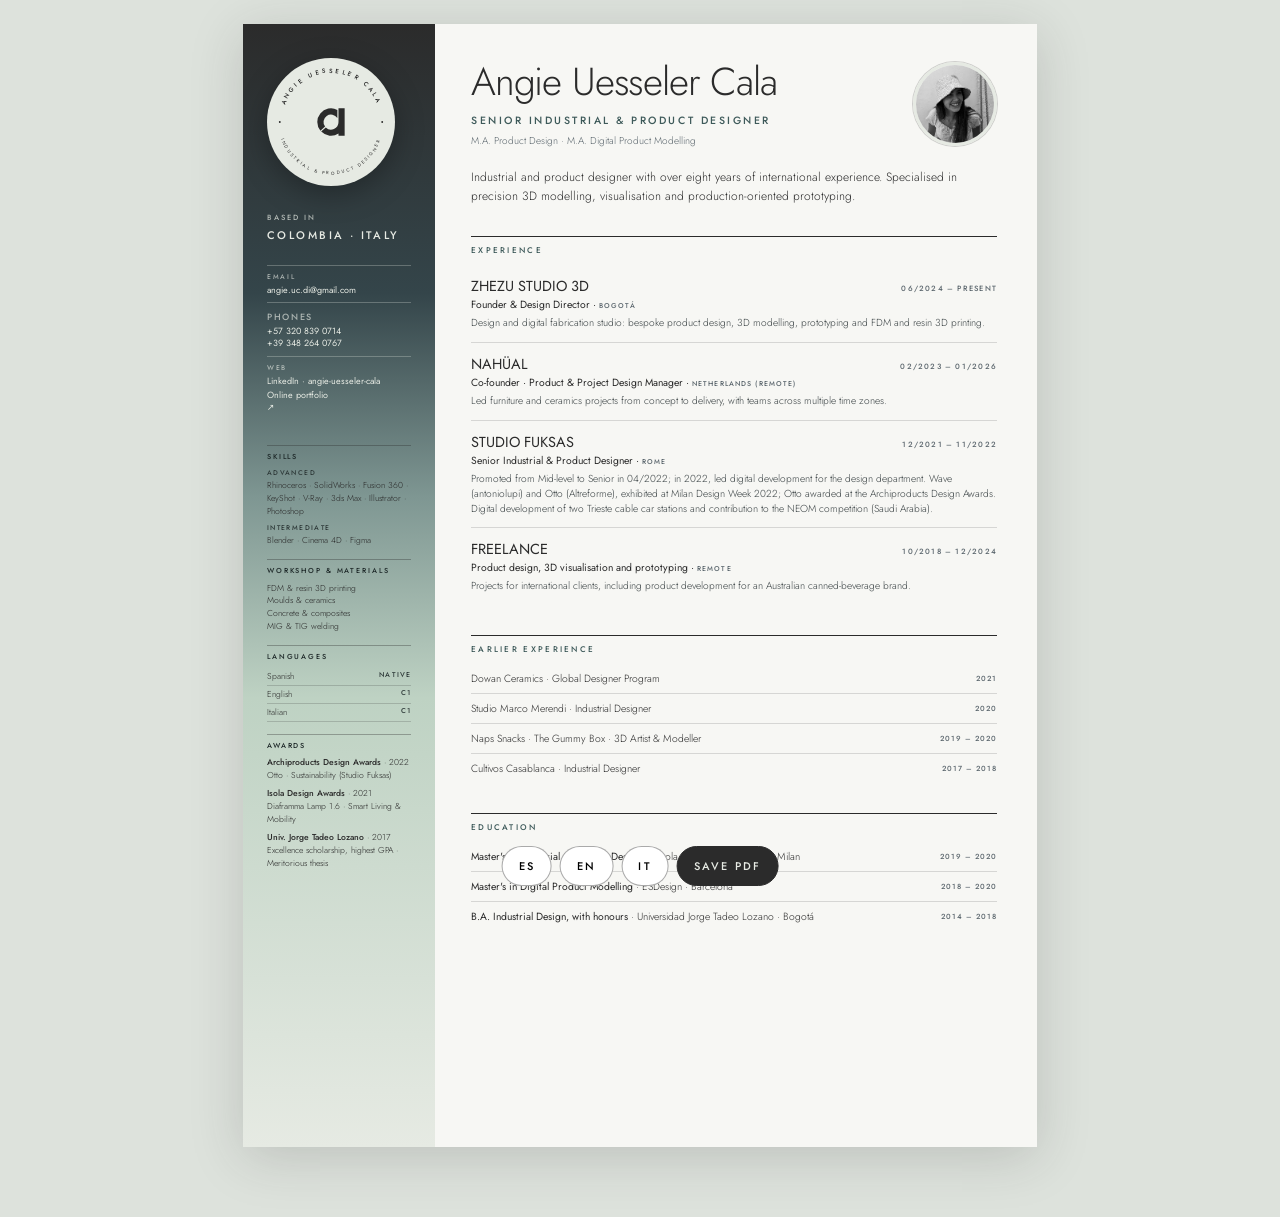
<file: cv.html>
<!doctype html><html lang="es"><head><meta charset="utf-8"><meta name="viewport" content="width=device-width,initial-scale=1"><title>CV · Angie Uesseler Cala</title><meta name="robots" content="noindex,nofollow"><link rel="icon" href="favicon.svg">
<link href="https://fonts.googleapis.com/css2?family=Jost:wght@300;400;500&display=swap" rel="stylesheet"><style>
*{box-sizing:border-box;margin:0;padding:0}
:root{--ch:#2B2B2B;--cel:#E6EAE3;--lab:#3E5A5A;--muted:#5C676E;--hair:rgba(43,43,43,.16);--g:linear-gradient(180deg,#2B2B2B 0%,#34454A 24%,#7E9692 42%,#BED2C3 60%,#E6EAE3 100%)}
@page{size:A4;margin:0}
html{background:#DDE2DC}body{font-family:'Jost','Inter',system-ui,sans-serif;color:var(--ch);-webkit-font-smoothing:antialiased;-webkit-print-color-adjust:exact;print-color-adjust:exact}
html:not([lang=en]) .en{display:none}html[lang=en] .es{display:none}html:not([lang=it]) .it{display:none}html[lang=it] .es,html[lang=it] .en{display:none}
.tools{position:fixed;left:50%;transform:translateX(-50%);bottom:14px;z-index:9;display:flex;gap:8px}.tools button{font:500 11px 'Jost','Inter';letter-spacing:.2em;text-transform:uppercase;padding:11px 16px;border-radius:99px;border:1px solid rgba(43,43,43,.4);background:#fff;cursor:pointer}.tools .p{background:var(--ch);color:var(--cel);border-color:var(--ch)}
.pg{position:relative;width:794px;height:1123px;margin:24px auto 70px;background:#F7F7F4;overflow:hidden;box-shadow:0 10px 50px rgba(43,43,43,.18);display:grid;grid-template-columns:192px 1fr}
@media print{html{background:none}.pg{margin:0;box-shadow:none}.tools{display:none}}
.sb{background:var(--g);color:var(--cel);padding:34px 24px 34px;display:flex;flex-direction:column;position:relative}
.sb .seal{width:128px;height:128px;filter:drop-shadow(0 8px 14px rgba(0,0,0,.28))}
.sb .loc{margin-top:26px;font-size:7.5px;font-weight:500;letter-spacing:.26em;text-transform:uppercase;color:rgba(230,234,227,.7)}.sb .loc b{display:block;margin-top:4px;font-size:11px;font-weight:500;letter-spacing:.22em;color:var(--cel)}
.sb .ct{margin-top:auto;color:var(--ch)}.ct div{padding:7px 0;border-top:1px solid rgba(43,43,43,.3)}.ct small{display:block;font-size:6.8px;font-weight:500;letter-spacing:.24em;text-transform:uppercase;color:#2F3B3A}.ct>div>span{display:block;margin-top:2px;font-size:9.6px;word-break:break-word}
.mn{padding:38px 40px 0 36px}
h1{font-size:39px;white-space:nowrap;font-weight:300;letter-spacing:-.03em;line-height:1}
.rl{margin-top:12px;font-size:10.5px;font-weight:500;letter-spacing:.24em;text-transform:uppercase;color:var(--lab)}
.dg{margin-top:5px;font-size:10px;font-weight:300;color:var(--muted)}
.sec{margin-top:30px}.sec h2{font-size:8.2px;font-weight:500;letter-spacing:.28em;text-transform:uppercase;color:var(--lab);border-top:1px solid var(--ch);padding-top:7px;margin-bottom:9px}
.lead{font-size:10.6px;font-weight:300;line-height:1.6}
.er{padding:10px 0 11px;border-bottom:1px solid var(--hair)}.er:last-child{border-bottom:0}.er .l{display:flex;justify-content:space-between;align-items:baseline}.er h3{font-size:14.5px;font-weight:400}.er .y{font-size:7.6px;font-weight:500;letter-spacing:.16em;text-transform:uppercase;color:var(--muted)}
.er .r2{font-size:10.4px;margin-top:1px}.er .r2 i{font-style:normal;font-size:7px;font-weight:500;letter-spacing:.16em;text-transform:uppercase;color:var(--muted)}.er p{margin-top:4px;font-size:10.2px;font-weight:300;line-height:1.45;color:#3A4244}
.two{display:grid;grid-template-columns:1fr 1fr;gap:0 26px}
.ed{display:grid;grid-template-columns:54px 1fr;padding:4px 0 5px;border-bottom:1px solid var(--hair)}.ed:last-child{border-bottom:0}.ed .y{font-size:7px;font-weight:500;letter-spacing:.1em;color:var(--muted);padding-top:2px}.ed h4{font-size:9.6px;font-weight:400;line-height:1.3}.ed p{font-size:8px;font-weight:300;color:#3A4244;line-height:1.4;margin-top:1px}
.tp{font-size:9.2px;font-weight:300;line-height:1.55}.tg{font-size:6.8px;font-weight:500;letter-spacing:.2em;text-transform:uppercase;color:var(--muted);margin:5px 0 1px}.tg:first-child{margin-top:0}
.lg{display:flex;justify-content:space-between;font-size:9.6px;padding:3px 0;border-bottom:1px solid var(--hair)}.lg span:last-child{font-size:7px;font-weight:500;letter-spacing:.16em;text-transform:uppercase;color:var(--muted)}

.hd{display:flex;justify-content:space-between;align-items:flex-start;gap:14px}.ph{width:84px;height:84px;border-radius:50%;object-fit:cover;object-position:center 20%;flex:none;border:3px solid #E6EAE3;box-shadow:0 0 0 1px rgba(43,43,43,.2)}
.lead{margin-top:20px;font-size:12px;font-weight:300;line-height:1.6}
.sk{margin-top:22px;font-size:8.6px;font-weight:300;line-height:1.5;color:var(--ch)}.sk h5{font-size:7.2px;font-weight:500;letter-spacing:.26em;text-transform:uppercase;margin:12px 0 5px;padding-top:6px;border-top:1px solid rgba(43,43,43,.35);color:#1F2A2A}.sk h5:first-child{margin-top:0}.sk p{margin-bottom:5px}.sk b{font-weight:500}.sk .tg{color:#2F3B3A;margin:4px 0 1px}.sk .lg{font-size:8.6px;padding:2px 0;border-bottom:1px solid rgba(43,43,43,.2)}.sk .lg span:last-child{color:#2F3B3A}
.pv{display:flex;justify-content:space-between;gap:12px;font-size:10.4px;font-weight:300;padding:7px 0;border-bottom:1px solid var(--hair)}.pv:last-child{border:0}.pv b{font-weight:400}.pv i{font-style:normal;font-size:7.4px;font-weight:500;letter-spacing:.14em;color:var(--muted);white-space:nowrap;padding-top:2px}
.ct2{margin-top:22px;color:var(--cel)}.ct2 div{padding:6px 0;border-top:1px solid rgba(230,234,227,.28)}.ct2 small{display:block;font-size:6.8px;font-weight:500;letter-spacing:.24em;text-transform:uppercase;color:rgba(230,234,227,.65)}.ct2 span{display:block;margin-top:2px;font-size:9px;line-height:1.35}.sk{margin-top:26px!important}
</style></head><body><svg width="0" height="0" style="position:absolute" aria-hidden="true"><defs><symbol id="seal" viewBox="0 0 270 270"><path id="sat" d="M31 135A104 104 0 0 1 239 135" fill="none"/><path id="sab" d="M24 135A111 111 0 0 0 246 135" fill="none"/><circle cx="135" cy="135" r="135" fill="#E6EAE3"/><circle cx="27" cy="135" r="2" fill="#2B2B2B"/><circle cx="243" cy="135" r="2" fill="#2B2B2B"/><text font-family="Jost,sans-serif" font-size="13" font-weight="500" letter-spacing="5.6" fill="#2B2B2B"><textPath href="#sat" startOffset="50%" text-anchor="middle">ANGIE UESSELER CALA</textPath></text><text font-family="Jost,sans-serif" font-size="9.5" font-weight="400" letter-spacing="4.6" fill="#2B2B2B"><textPath href="#sab" startOffset="50%" text-anchor="middle">INDUSTRIAL &amp; PRODUCT DESIGNER</textPath></text><g transform="translate(135 135) scale(.1364) translate(-540 -539.5)" fill="#2B2B2B"><path d="M376.6 675.1A212 212 0 0 1 638 352L638 477.9A116 116 0 1 0 448.2 610.9Z"/><path d="M656 327H751V752H656V717.4A212 212 0 0 1 388.3 688.1L459.4 623.4A116 116 0 0 0 656 540Z"/></g></symbol></defs></svg>


<div class="tools"><button data-l="es">ES</button><button data-l="en">EN</button><button data-l="it">IT</button><button class="p" id="pr"><span class="es">Guardar PDF</span><span class="en">Save PDF</span><span class="it">Salva PDF</span></button></div>
<section class="pg"><aside class="sb"><svg class="seal" role="img" aria-label="Angie Uesseler Cala"><use href="#seal"/></svg>
<div class="loc"><span class="es">Radicada en</span><span class="en">Based in</span><span class="it">Con base in</span><b>Colombia · <span class="es">Italia</span><span class="en">Italy</span><span class="it">Italia</span></b></div>
<div class="ct2"><div><small>Email</small><span>angie.uc.di@gmail.com</span></div><div><small><span class="es">Teléfonos</span><span class="en">Phones</span><span class="it">Telefoni</span></small><span>+57 320 839 0714<br>+39 348 264 0767</span></div><div><small>Web</small><span>LinkedIn · angie-uesseler-cala<br><span class="es">Portafolio en línea</span><span class="en">Online portfolio</span><span class="it">Portfolio online</span> ↗</span></div></div><div class="sk"><h5><span class="es">Habilidades</span><span class="en">Skills</span><span class="it">Competenze</span></h5><div class="tg"><span class="es">Avanzado</span><span class="en">Advanced</span><span class="it">Avanzato</span></div><p>Rhinoceros · SolidWorks · Fusion 360 · KeyShot · V-Ray · 3ds Max · Illustrator · Photoshop</p><div class="tg"><span class="es">Intermedio</span><span class="en">Intermediate</span><span class="it">Intermedio</span></div><p>Blender · Cinema 4D · Figma</p>
<h5><span class="es">Taller y materiales</span><span class="en">Workshop &amp; materials</span><span class="it">Laboratorio e materiali</span></h5><p><span class="es">Impresión 3D FDM y resina<br>Moldes y cerámica<br>Concreto y composites<br>Soldadura MIG y TIG</span><span class="en">FDM &amp; resin 3D printing<br>Moulds &amp; ceramics<br>Concrete &amp; composites<br>MIG &amp; TIG welding</span><span class="it">Stampa 3D FDM e a resina<br>Stampi e ceramica<br>Calcestruzzo e compositi<br>Saldatura MIG e TIG</span></p>
<h5><span class="es">Idiomas</span><span class="en">Languages</span><span class="it">Lingue</span></h5><div class="lg"><span><span class="es">Español</span><span class="en">Spanish</span><span class="it">Spagnolo</span></span><span><span class="es">Nativo</span><span class="en">Native</span><span class="it">Madrelingua</span></span></div><div class="lg"><span><span class="es">Inglés</span><span class="en">English</span><span class="it">Inglese</span></span><span>C1</span></div><div class="lg"><span><span class="es">Italiano</span><span class="en">Italian</span><span class="it">Italiano</span></span><span>C1</span></div>
<h5><span class="es">Reconocimientos</span><span class="en">Awards</span><span class="it">Riconoscimenti</span></h5><p><b>Archiproducts Design Awards</b> · 2022<br>Otto · <span class="es">Sostenibilidad (Studio Fuksas)</span><span class="en">Sustainability (Studio Fuksas)</span><span class="it">Sostenibilità (Studio Fuksas)</span></p><p><b>Isola Design Awards</b> · 2021<br>Diaframma Lamp 1.6 · Smart Living &amp; Mobility</p><p><b>Univ. Jorge Tadeo Lozano</b> · 2017<br><span class="es">Beca de excelencia al mejor promedio · Tesis meritoria</span><span class="en">Excellence scholarship, highest GPA · Meritorious thesis</span><span class="it">Borsa di eccellenza per la media migliore · Tesi meritoria</span></p></div>
</aside>
<main class="mn"><div class="hd"><div><h1>Angie Uesseler Cala</h1><div class="rl"><span class="es">Diseñadora industrial y de producto senior</span><span class="en">Senior Industrial &amp; Product Designer</span><span class="it">Designer industriale e di prodotto senior</span></div><div class="dg"><span class="es">M.A. Diseño de Producto · M.A. Modelado de Producto Digital</span><span class="en">M.A. Product Design · M.A. Digital Product Modelling</span><span class="it">M.A. Design di Prodotto · M.A. Modellazione Digitale di Prodotto</span></div></div><img class="ph" src="[data-uri]" alt=""></div>
<p class="lead"><span class="es">Diseñadora industrial y de producto con más de ocho años de experiencia internacional. Especializada en modelado 3D de precisión, visualización y prototipado orientado a fabricación.</span><span class="en">Industrial and product designer with over eight years of international experience. Specialised in precision 3D modelling, visualisation and production-oriented prototyping.</span><span class="it">Designer industriale e di prodotto con oltre otto anni di esperienza internazionale. Specializzata in modellazione 3D di precisione, visualizzazione e prototipazione orientata alla produzione.</span></p>
<div class="sec"><h2><span class="es">Experiencia</span><span class="en">Experience</span><span class="it">Esperienza</span></h2><div class="er"><div class="l"><h3>ZHEZU STUDIO 3D</h3><span class="y"><span class="es">06/2024 – HOY</span><span class="en">06/2024 – PRESENT</span><span class="it">06/2024 – OGGI</span></span></div><div class="r2"><span class="es">Fundadora y Directora de Diseño</span><span class="en">Founder &amp; Design Director</span><span class="it">Fondatrice e Direttrice del Design</span> · <i>Bogotá</i></div><p><span class="es">Estudio de diseño y fabricación digital: diseño de producto a medida, modelado 3D, prototipado e impresión 3D en FDM y resina.</span><span class="en">Design and digital fabrication studio: bespoke product design, 3D modelling, prototyping and FDM and resin 3D printing.</span><span class="it">Studio di design e fabbricazione digitale: progettazione di prodotti su misura, modellazione 3D, prototipazione e stampa 3D FDM e a resina.</span></p></div><div class="er"><div class="l"><h3>NAHÜAL</h3><span class="y"><span class="es">02/2023 – 01/2026</span><span class="en">02/2023 – 01/2026</span><span class="it">02/2023 – 01/2026</span></span></div><div class="r2"><span class="es">Cofundadora · Product &amp; Project Design Manager</span><span class="en">Co-founder · Product &amp; Project Design Manager</span><span class="it">Co-fondatrice · Product &amp; Project Design Manager</span> · <i><span class="es">Países Bajos (remoto)</span><span class="en">Netherlands (remote)</span><span class="it">Paesi Bassi (da remoto)</span></i></div><p><span class="es">Dirección de proyectos de mobiliario y cerámica, del concepto a la entrega, con equipos en distintas zonas horarias.</span><span class="en">Led furniture and ceramics projects from concept to delivery, with teams across multiple time zones.</span><span class="it">Direzione di progetti di arredo e ceramica, dal concept alla consegna, con team in diversi fusi orari.</span></p></div><div class="er"><div class="l"><h3>STUDIO FUKSAS</h3><span class="y"><span class="es">12/2021 – 11/2022</span><span class="en">12/2021 – 11/2022</span><span class="it">12/2021 – 11/2022</span></span></div><div class="r2"><span class="es">Senior Industrial &amp; Product Designer</span><span class="en">Senior Industrial &amp; Product Designer</span><span class="it">Senior Industrial &amp; Product Designer</span> · <i><span class="es">Roma</span><span class="en">Rome</span><span class="it">Roma</span></i></div><p><span class="es">Promovida de Mid-level a Senior en 04/2022; en 2022, responsable del desarrollo digital del área de diseño. Wave (antoniolupi) y Otto (Altreforme), presentados en Milan Design Week 2022; Otto, premiado en los Archiproducts Design Awards. Desarrollo digital de dos estaciones del teleférico de Trieste y participación en el concurso NEOM (Arabia Saudita).</span><span class="en">Promoted from Mid-level to Senior in 04/2022; in 2022, led digital development for the design department. Wave (antoniolupi) and Otto (Altreforme), exhibited at Milan Design Week 2022; Otto awarded at the Archiproducts Design Awards. Digital development of two Trieste cable car stations and contribution to the NEOM competition (Saudi Arabia).</span><span class="it">Promossa da Mid-level a Senior nel 04/2022; nel 2022, responsabile dello sviluppo digitale dell’area design. Wave (antoniolupi) e Otto (Altreforme), presentati alla Milano Design Week 2022; Otto, premiato agli Archiproducts Design Awards. Sviluppo digitale di due stazioni della funivia di Trieste e partecipazione al concorso NEOM (Arabia Saudita).</span></p></div><div class="er"><div class="l"><h3>FREELANCE</h3><span class="y"><span class="es">10/2018 – 12/2024</span><span class="en">10/2018 – 12/2024</span><span class="it">10/2018 – 12/2024</span></span></div><div class="r2"><span class="es">Diseño de producto, visualización 3D y prototipado</span><span class="en">Product design, 3D visualisation and prototyping</span><span class="it">Design di prodotto, visualizzazione 3D e prototipazione</span> · <i><span class="es">Remoto</span><span class="en">Remote</span><span class="it">Da remoto</span></i></div><p><span class="es">Proyectos para clientes internacionales, entre ellos desarrollo de producto para una marca australiana de bebidas en lata.</span><span class="en">Projects for international clients, including product development for an Australian canned-beverage brand.</span><span class="it">Progetti per clienti internazionali, tra cui lo sviluppo di prodotto per un marchio australiano di bevande in lattina.</span></p></div></div>
<div class="sec"><h2><span class="es">Experiencia previa</span><span class="en">Earlier experience</span><span class="it">Esperienze precedenti</span></h2>
<div class="pv"><span>Dowan Ceramics · <span class="es">Global Designer Program</span><span class="en">Global Designer Program</span><span class="it">Global Designer Program</span></span><i>2021</i></div><div class="pv"><span>Studio Marco Merendi · <span class="es">Diseñadora industrial</span><span class="en">Industrial Designer</span><span class="it">Designer industriale</span></span><i>2020</i></div><div class="pv"><span>Naps Snacks · The Gummy Box · <span class="es">Artista y modeladora 3D</span><span class="en">3D Artist &amp; Modeller</span><span class="it">Artista e modellatrice 3D</span></span><i>2019 – 2020</i></div><div class="pv"><span>Cultivos Casablanca · <span class="es">Diseñadora industrial</span><span class="en">Industrial Designer</span><span class="it">Designer industriale</span></span><i>2017 – 2018</i></div></div>
<div class="sec"><h2><span class="es">Formación</span><span class="en">Education</span><span class="it">Formazione</span></h2>
<div class="pv"><span><b><span class="es">Máster en Diseño Industrial y de Producto</span><span class="en">Master's in Industrial &amp; Product Design</span><span class="it">Master in Design Industriale e di Prodotto</span></b> · Scuola Politecnica di Design · <span class="es">Milán</span><span class="en">Milan</span><span class="it">Milano</span></span><i>2019 – 2020</i></div><div class="pv"><span><b><span class="es">Máster en Modelado de Producto Digital</span><span class="en">Master's in Digital Product Modelling</span><span class="it">Master in Modellazione Digitale di Prodotto</span></b> · ESDesign · Barcelona</span><i>2018 – 2020</i></div><div class="pv"><span><b><span class="es">Diseño Industrial, grado con honores</span><span class="en">B.A. Industrial Design, with honours</span><span class="it">Laurea in Design Industriale, con lode</span></b> · Universidad Jorge Tadeo Lozano · Bogotá</span><i>2014 – 2018</i></div></div>
</main></section>
<script>(function(){var h=document.documentElement;function ap(l){h.lang=l;try{localStorage.setItem("auc-lang",l)}catch(e){}}
var x=(location.hash||"").replace("#","");if(["en","es","it"].indexOf(x)<0){try{x=localStorage.getItem("auc-lang")}catch(e){}}if(["en","es","it"].indexOf(x)<0){var n=(navigator.language||"es").slice(0,2);x=n==="en"||n==="it"?n:"es"}ap(x);
document.querySelectorAll(".tools [data-l]").forEach(function(b){b.onclick=function(){history.replaceState(null,"","#"+b.dataset.l);ap(b.dataset.l)}});
document.getElementById("pr").onclick=function(){window.print()};
function fit(){var s=Math.min(1,(document.documentElement.clientWidth-16)/794);document.querySelector(".pg").style.zoom=s}addEventListener("resize",fit);addEventListener("beforeprint",function(){document.querySelector(".pg").style.zoom=1});addEventListener("afterprint",fit);fit()})();</script></body></html>
</file>
